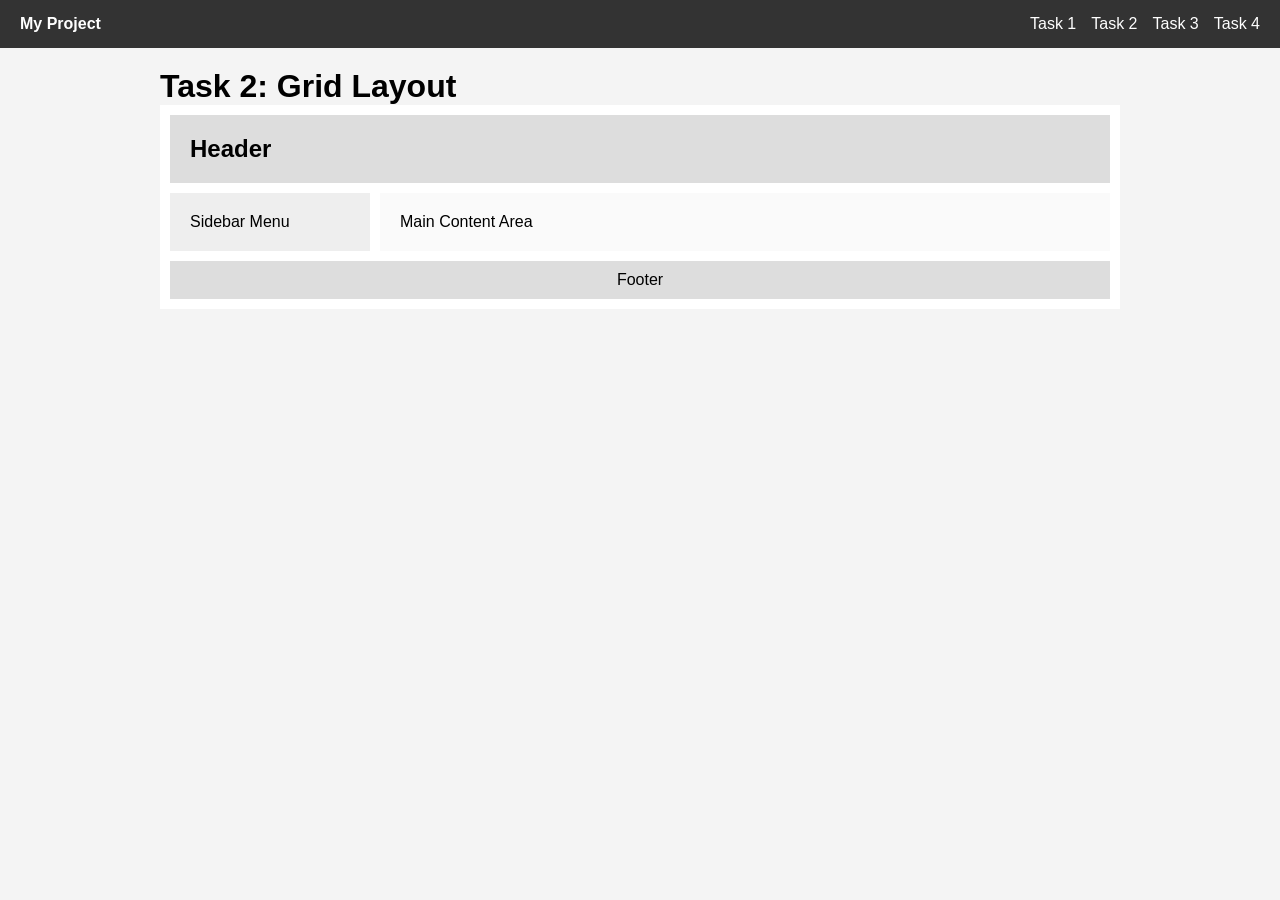
<file: grid-layout.html>
<!DOCTYPE html>
<html lang="en">
<head>
    <meta charset="UTF-8">
    <title>Task 2 - Grid Layout</title>
    <link rel="stylesheet" href="flex-grid.css">
    <style>
        .grid-layout {
            display: grid;
            grid-template-columns: 200px 1fr;
            grid-template-rows: auto 1fr auto;
            grid-template-areas:
                "header header"
                "sidebar main"
                "footer footer";
            gap: 10px;
            background: white;
            padding: 10px;
        }

        .header { grid-area: header; background: #ddd; padding: 20px; }
        .sidebar { grid-area: sidebar; background: #eee; padding: 20px; }
        .main { grid-area: main; background: #fafafa; padding: 20px; }
        .footer { grid-area: footer; background: #ddd; padding: 10px; text-align: center; }
    </style>
</head>
<body>

<div class="navbar">
    <div class="logo">My Project</div>
    <ul class="nav-links">
        <li><a href="flex-cards.html">Task 1</a></li>
        <li><a href="grid-layout.html">Task 2</a></li>
        <li><a href="gallery.html">Task 3</a></li>
        <li><a href="portfolio.html">Task 4</a></li>
    </ul>
</div>

<div class="container">
    <h1>Task 2: Grid Layout</h1>
    <div class="grid-layout">
        <div class="header"><h2>Header</h2></div>
        <div class="sidebar"><p>Sidebar Menu</p></div>
        <div class="main"><p>Main Content Area</p></div>
        <div class="footer"><p>Footer</p></div>
    </div>
</div>

</body>
</html>
</file>
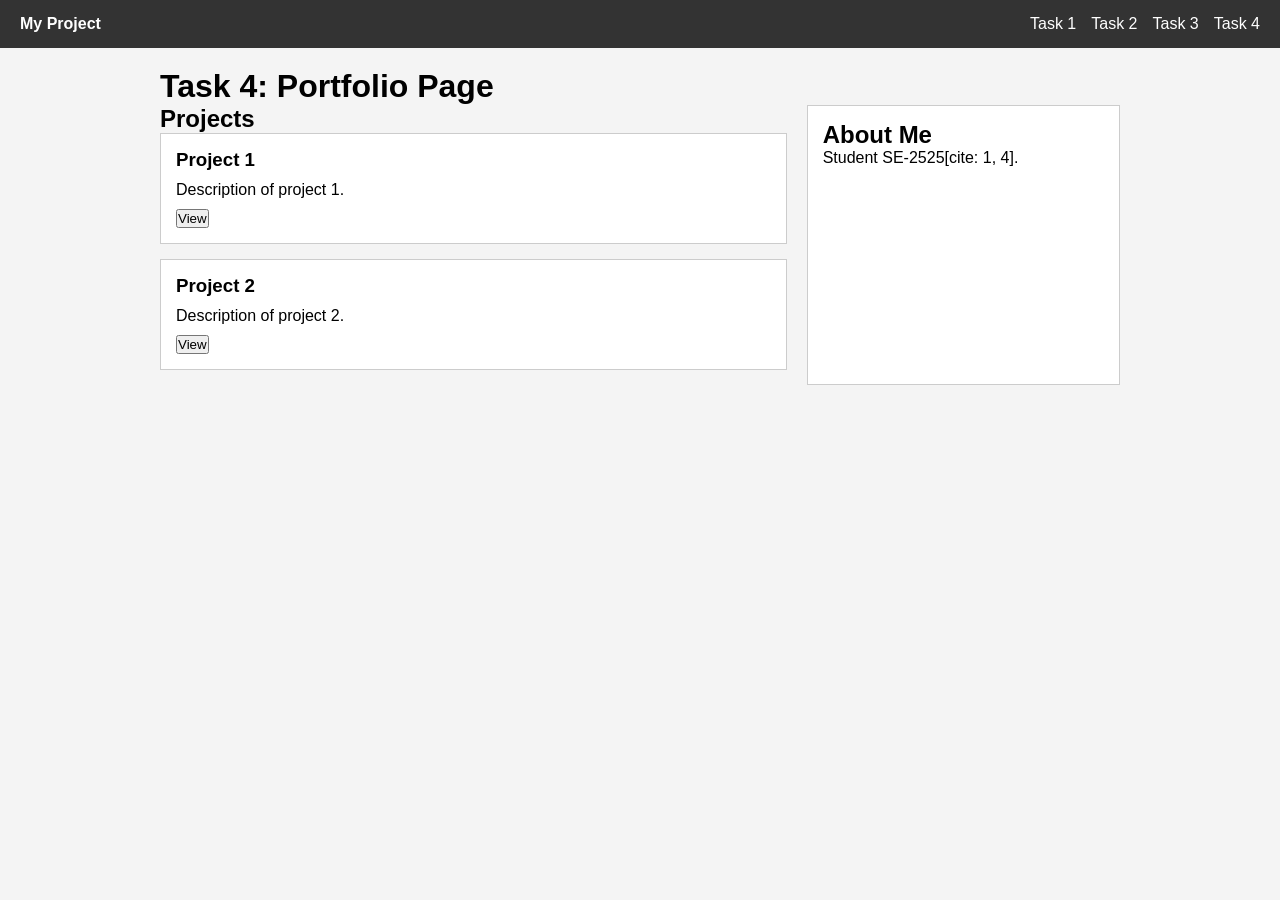
<file: portfolio.html>
<!DOCTYPE html>
<html lang="en">
<head>
    <meta charset="UTF-8">
    <title>Task 4 - Portfolio</title>
    <link rel="stylesheet" href="flex-grid.css">
    <style>
        .portfolio {
            display: grid;
            grid-template-columns: 2fr 1fr;
            gap: 20px;
        }

        .project-card {
            display: flex;
            flex-direction: column;
            gap: 10px;
            background: white;
            padding: 15px;
            border: 1px solid #ccc;
            margin-bottom: 15px;
        }

        .project-card button {
            align-self: flex-start;
        }

        .sidebar {
            background: white;
            padding: 15px;
            border: 1px solid #ccc;
        }
    </style>
</head>
<body>

<div class="navbar">
    <div class="logo">My Project</div>
    <ul class="nav-links">
        <li><a href="flex-cards.html">Task 1</a></li>
        <li><a href="grid-layout.html">Task 2</a></li>
        <li><a href="gallery.html">Task 3</a></li>
        <li><a href="portfolio.html">Task 4</a></li>
    </ul>
</div>

<div class="container">
    <h1>Task 4: Portfolio Page</h1>
    <div class="portfolio">

        <div class="projects">
            <h2>Projects</h2>
            <div class="project-card">
                <h3>Project 1</h3>
                <p>Description of project 1.</p>
                <button>View</button>
            </div>
            <div class="project-card">
                <h3>Project 2</h3>
                <p>Description of project 2.</p>
                <button>View</button>
            </div>
        </div>

        <div class="sidebar">
            <h2>About Me</h2>
            <p>Student SE-2525[cite: 1, 4].</p>
        </div>

    </div>
</div>

</body>
</html>
</file>
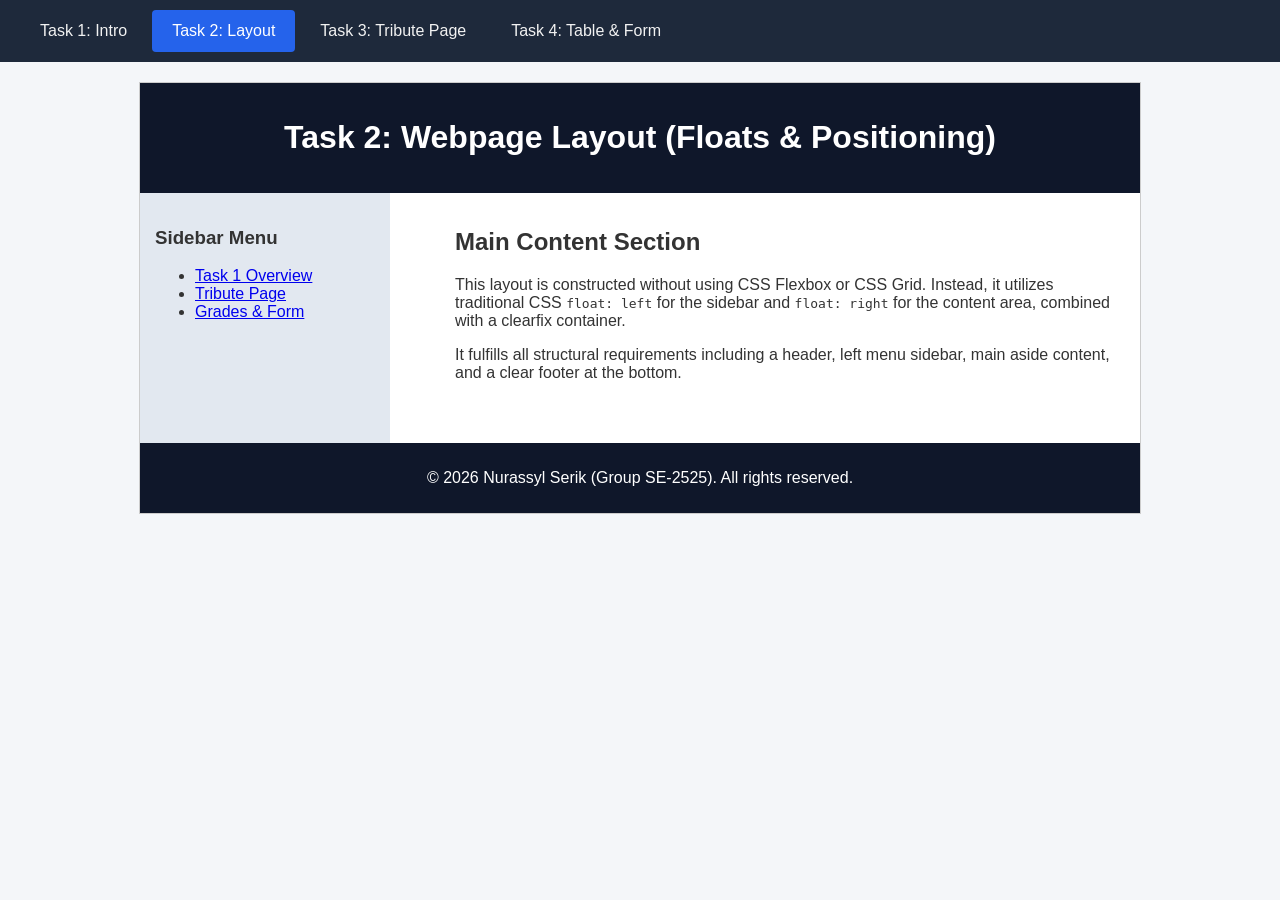
<file: task2.html>
<!DOCTYPE html>
<html lang="en">
<head>
    <meta charset="UTF-8">
    <meta name="viewport" content="width=device-width, initial-scale=1.0">
    <title>Task 2 - Webpage Layout</title>
    <link rel="stylesheet" href="styles.css">
</head>
<body>

<nav class="navbar">
    <a href="index.html">Task 1: Intro</a>
    <a href="task2.html" class="active">Task 2: Layout</a>
    <a href="task3.html">Task 3: Tribute Page</a>
    <a href="task4.html">Task 4: Table & Form</a>
</nav>

<div class="layout-wrapper">
    <header class="header">
        <h1>Task 2: Webpage Layout (Floats & Positioning)</h1>
    </header>

    <div class="main-layout clearfix">
        <aside class="sidebar">
            <h3>Sidebar Menu</h3>
            <ul>
                <li><a href="index.html">Task 1 Overview</a></li>
                <li><a href="task3.html">Tribute Page</a></li>
                <li><a href="task4.html">Grades & Form</a></li>
            </ul>
        </aside>

        <main class="content-area">
            <h2>Main Content Section</h2>
            <p>This layout is constructed without using CSS Flexbox or CSS Grid. Instead, it utilizes traditional CSS <code>float: left</code> for the sidebar and <code>float: right</code> for the content area, combined with a clearfix container.</p>
            <p>It fulfills all structural requirements including a header, left menu sidebar, main aside content, and a clear footer at the bottom.</p>
        </main>
    </div>

    <footer class="footer">
        <p>&copy; 2026 Nurassyl Serik (Group SE-2525). All rights reserved.</p>
    </footer>
</div>

</body>
</html>
</file>
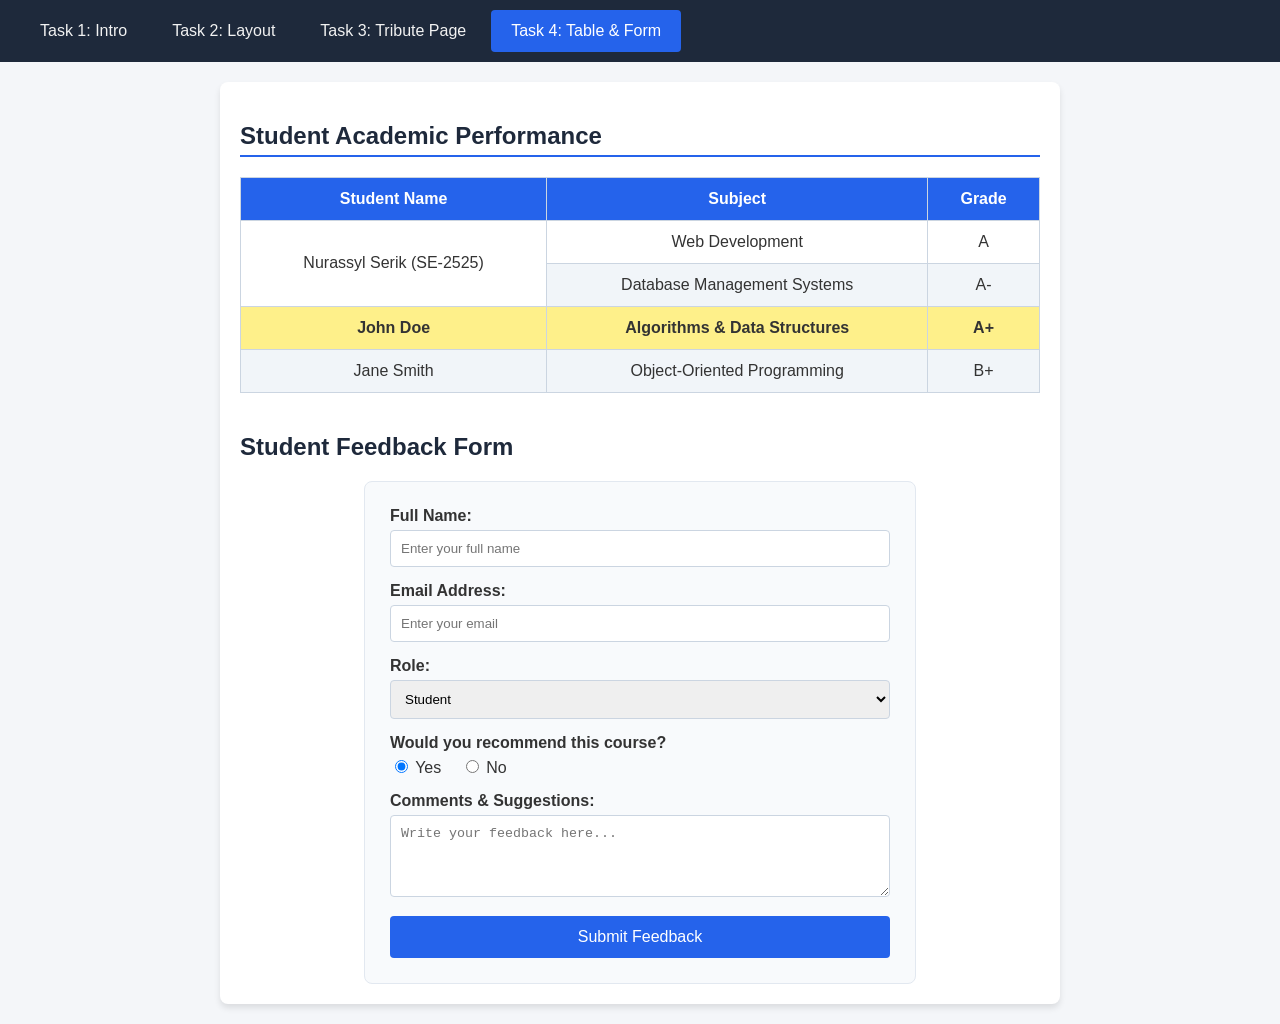
<file: task4.html>
<!DOCTYPE html>
<html lang="en">
<head>
    <meta charset="UTF-8">
    <meta name="viewport" content="width=device-width, initial-scale=1.0">
    <title>Task 4 - Table & Form</title>
    <link rel="stylesheet" href="styles.css">
</head>
<body>

<nav class="navbar">
    <a href="index.html">Task 1: Intro</a>
    <a href="task2.html">Task 2: Layout</a>
    <a href="task3.html">Task 3: Tribute Page</a>
    <a href="task4.html" class="active">Task 4: Table & Form</a>
</nav>

<div class="container">
    <h2 id="table-title">Student Academic Performance</h2>
    <table class="styled-table">
        <thead>
        <tr>
            <th>Student Name</th>
            <th>Subject</th>
            <th>Grade</th>
        </tr>
        </thead>
        <tbody>
        <tr>
            <td rowspan="2">Nurassyl Serik (SE-2525)</td>
            <td>Web Development</td>
            <td>A</td>
        </tr>
        <tr>
            <td>Database Management Systems</td>
            <td>A-</td>
        </tr>
        <tr class="highlight-row">
            <td>John Doe</td>
            <td>Algorithms & Data Structures</td>
            <td>A+</td>
        </tr>
        <tr>
            <td>Jane Smith</td>
            <td>Object-Oriented Programming</td>
            <td>B+</td>
        </tr>
        </tbody>
    </table>

    <h2 id="form-title">Student Feedback Form</h2>
    <form class="styled-form" action="#" method="get">
        <div class="form-group">
            <label for="name">Full Name:</label>
            <input type="text" id="name" name="name" required placeholder="Enter your full name">
        </div>

        <div class="form-group">
            <label for="email">Email Address:</label>
            <input type="email" id="email" name="email" required placeholder="Enter your email">
        </div>

        <div class="form-group">
            <label for="role">Role:</label>
            <select id="role" name="role">
                <option value="Student">Student</option>
                <option value="Teacher">Teacher</option>
                <option value="Other">Other</option>
            </select>
        </div>

        <div class="form-group">
            <label>Would you recommend this course?</label>
            <div class="radio-group">
                <input type="radio" id="yes" name="recommend" value="Yes" checked>
                <label for="yes">Yes</label>
                <input type="radio" id="no" name="recommend" value="No">
                <label for="no">No</label>
            </div>
        </div>

        <div class="form-group">
            <label for="comments">Comments & Suggestions:</label>
            <textarea id="comments" name="comments" rows="4" placeholder="Write your feedback here..."></textarea>
        </div>

        <button type="submit" class="submit-btn">Submit Feedback</button>
    </form>
</div>

</body>
</html>
</file>
<file: flex-grid.css>
* {
    box-sizing: border-box;
    margin: 0;
    padding: 0;
}

body {
    font-family: Arial, sans-serif;
    background-color: #f4f4f4;
}

.navbar {
    display: flex;
    justify-content: space-between;
    align-items: center;
    background: #333;
    padding: 15px 20px;
}

.logo {
    color: white;
    font-weight: bold;
}

.nav-links {
    display: flex;
    list-style: none;
    gap: 15px;
}

.nav-links a {
    color: white;
    text-decoration: none;
}

.container {
    padding: 20px;
    max-width: 1000px;
    margin: 0 auto;
}
</file>
<file: styles.css>
body {
    font-family: Arial, sans-serif;
    background-color: #f4f6f9;
    color: #333;
    margin: 0;
    padding: 0;
}

.navbar {
    background-color: #1e293b;
    overflow: hidden;
    padding: 10px 20px;
}

.navbar a {
    float: left;
    display: block;
    color: #f2f2f2;
    text-align: center;
    padding: 12px 20px;
    text-decoration: none;
    font-size: 16px;
    border-radius: 4px;
    margin-right: 5px;
}

.navbar a:hover {
    background-color: #3b82f6;
    color: white;
}

.navbar a.active {
    background-color: #2563eb;
    color: white;
}

.container {
    max-width: 800px;
    margin: 20px auto;
    padding: 20px;
    background: #ffffff;
    border-radius: 8px;
    box-shadow: 0 4px 6px rgba(0, 0, 0, 0.1);
}

.card {
    border: 2px solid #e2e8f0;
    padding: 20px;
    border-radius: 10px;
    background-color: #f8fafc;
    margin: 20px 0;
    text-align: center;
}

.profile-img {
    width: 130px;
    height: 130px;
    object-fit: cover;
    border-radius: 50%;
    border: 3px solid #2563eb;
}

.custom-link {
    color: #2563eb;
    text-decoration: none;
    font-weight: bold;
}

.custom-link:hover {
    text-decoration: underline;
    color: #1d4ed8;
}

.layout-wrapper {
    width: 90%;
    max-width: 1000px;
    margin: 20px auto;
    border: 1px solid #ccc;
    background: #fff;
}

.header {
    background: #0f172a;
    color: white;
    padding: 15px;
    text-align: center;
}

.clearfix::after {
    content: "";
    clear: both;
    display: table;
}

.sidebar {
    float: left;
    width: 25%;
    background: #e2e8f0;
    padding: 15px;
    box-sizing: border-box;
    min-height: 250px;
}

.content-area {
    float: right;
    width: 70%;
    padding: 15px;
    box-sizing: border-box;
    min-height: 250px;
}

.footer {
    background: #0f172a;
    color: white;
    text-align: center;
    padding: 10px;
    clear: both;
}

#table-title {
    color: #1e293b;
    border-bottom: 2px solid #2563eb;
    padding-bottom: 5px;
}

.styled-table {
    width: 100%;
    border-collapse: collapse;
    margin: 20px 0;
    font-size: 16px;
}

.styled-table th, .styled-table td {
    border: 1px solid #cbd5e1;
    padding: 12px 15px;
    text-align: center;
}

.styled-table thead tr {
    background-color: #2563eb;
    color: #ffffff;
}

.styled-table tbody tr:nth-child(even) {
    background-color: #f1f5f9;
}

.highlight-row {
    background-color: #fef08a !important;
    font-weight: bold;
}

#form-title {
    margin-top: 40px;
    color: #1e293b;
}

.styled-form {
    background-color: #f8fafc;
    padding: 25px;
    border-radius: 8px;
    border: 1px solid #e2e8f0;
    max-width: 500px;
    margin: 0 auto;
}

.form-group {
    margin-bottom: 15px;
}

.form-group label {
    display: block;
    font-weight: bold;
    margin-bottom: 5px;
}

.form-group input[type="text"],
.form-group input[type="email"],
.form-group select,
.form-group textarea {
    width: 100%;
    padding: 10px;
    border: 1px solid #cbd5e1;
    border-radius: 4px;
    box-sizing: border-box;
}

.radio-group label {
    display: inline;
    font-weight: normal;
    margin-right: 15px;
}

.submit-btn {
    background-color: #2563eb;
    color: white;
    padding: 12px 20px;
    border: none;
    border-radius: 4px;
    cursor: pointer;
    width: 100%;
    font-size: 16px;
}

.submit-btn:hover {
    background-color: #1d4ed8;
}
</file>
